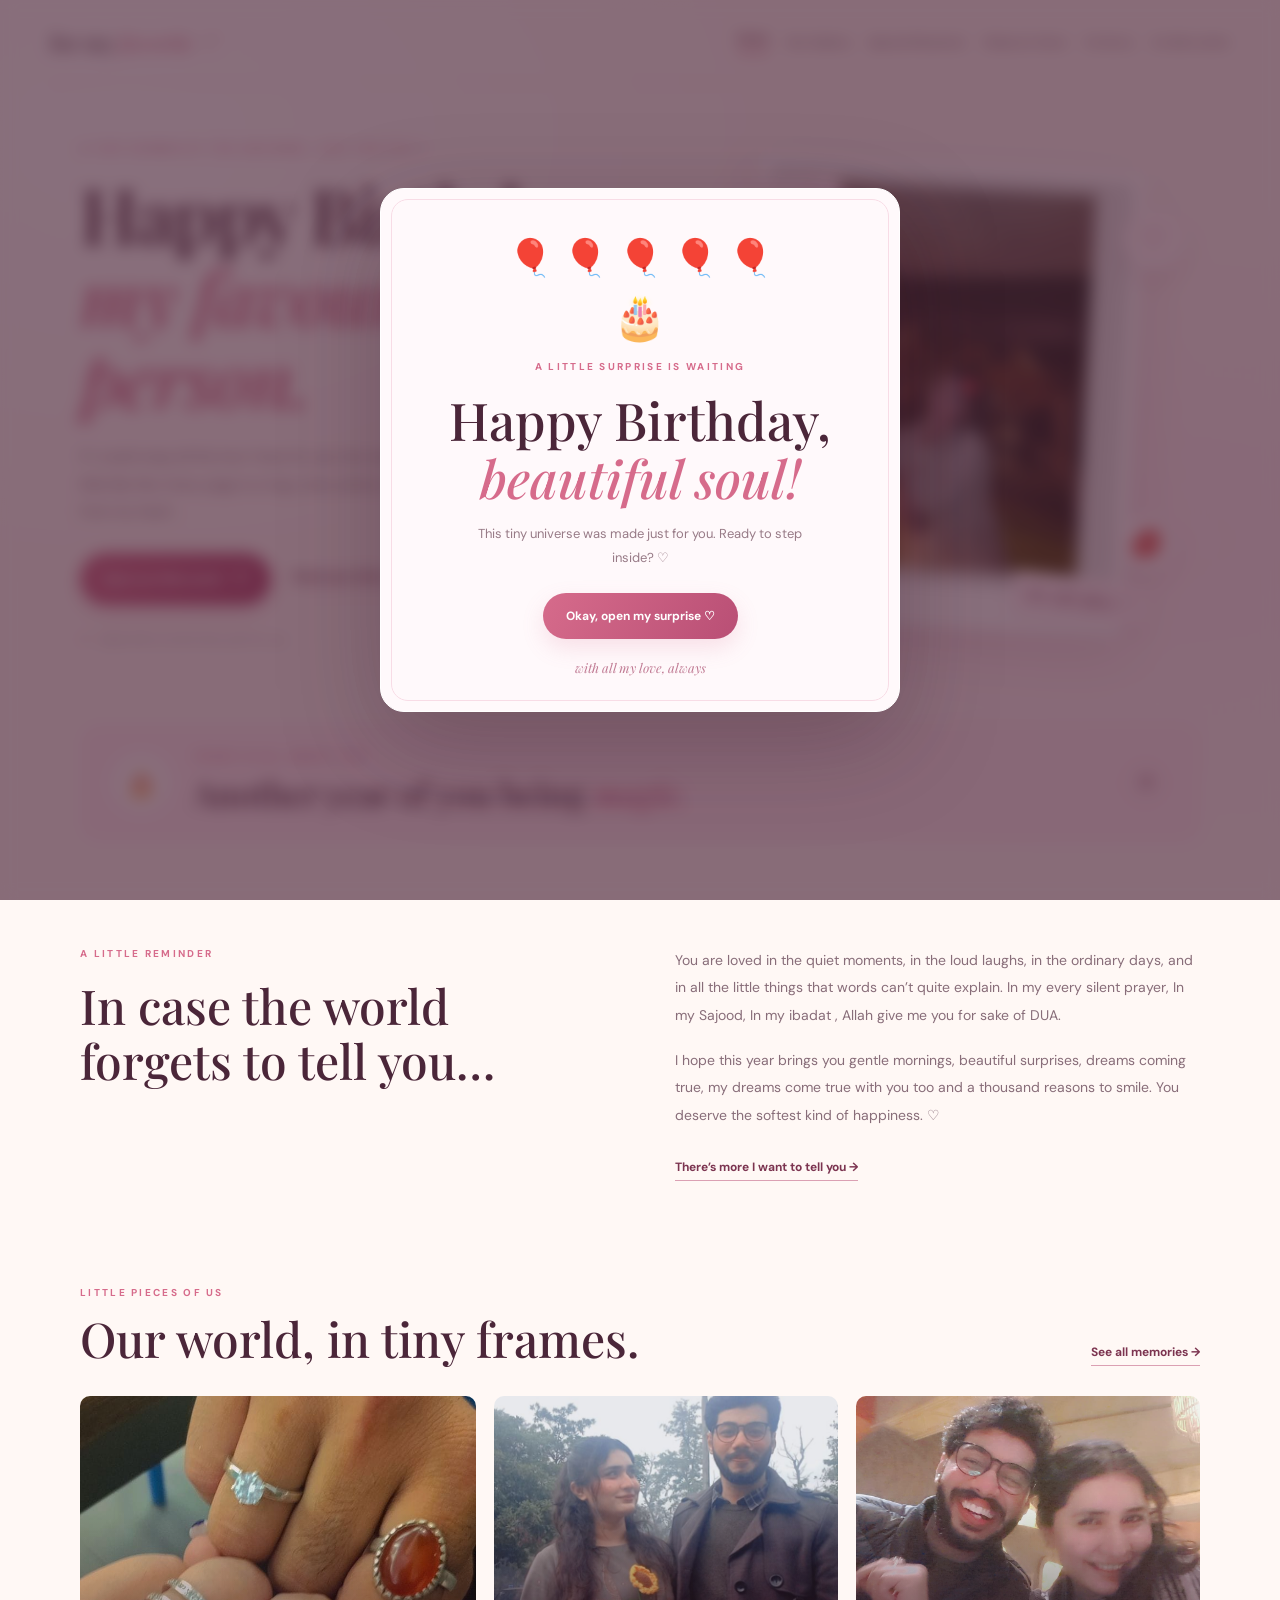
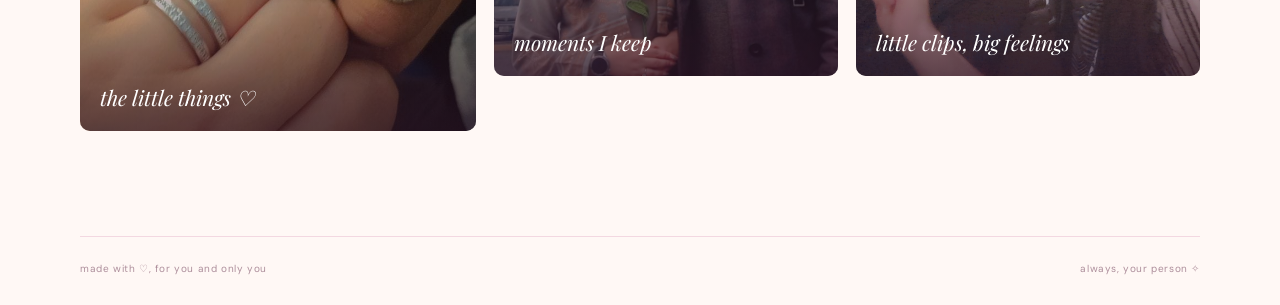
<file: index.html>
<!DOCTYPE html>
<html lang="en">
<head>
<meta charset="UTF-8"><meta name="viewport" content="width=device-width, initial-scale=1.0">
<meta name="theme-color" content="#fff0f5"><title>For My Favourite Person ♡</title>
<link rel="preconnect" href="https://fonts.googleapis.com"><link rel="preconnect" href="https://fonts.gstatic.com" crossorigin>
<link href="https://fonts.googleapis.com/css2?family=DM+Sans:wght@400;500;600;700&family=Playfair+Display:ital,wght@0,500;0,600;0,700;1,500;1,600&display=swap" rel="stylesheet">
<link rel="stylesheet" href="style.css"><script src="script.js" defer></script>
</head>
<body data-page="home">
<div class="floaties" aria-hidden="true"></div>
<header class="site-header">
<a class="brand" href="index.html">for my <span>favorite ♡</span></a>
<button class="menu-toggle" aria-label="Open navigation" aria-expanded="false">☰</button>
<nav class="nav-links"><a class="active" href="index.html">Home</a><a href="gallery.html">Our Gallery</a><a href="moments.html">Special Moments</a><a href="videos.html">Videos & Voice</a><a href="sorry.html">I'm Sorry</a><a href="letter.html">A Little Letter</a></nav>
</header>
<main>
<section class="hero section-wrap">
<div class="hero-copy"><p class="eyebrow">A tiny corner of the universe, just for you ✧</p>
<h1>Happy Birthday,<br><em>my favourite person.</em></h1>
<p class="hero-text">If I could wrap all the love I have for you into one little place, it would look a little like this. Every page is a hug, every photo a memory, and every word is from my heart.</p>
<div class="hero-actions"><a class="btn btn-primary" href="moments.html">Open our little world <span>♡</span></a><a class="text-link" href="letter.html">Read your letter →</a></div>
<div class="tiny-note"><span class="pulse-heart">♥</span> made with so much love, just for you</div></div>
<div class="hero-art"><div class="photo-frame hero-frame"><img src="hero.jpeg" alt="Pink flowers placeholder photo"><div class="photo-sticker sticker-top">Cute Pengiun</div><div class="photo-sticker sticker-bottom">my safe place ♡</div></div>
<div class="floating-bubble bubble-one">♡</div><div class="floating-bubble bubble-two">✦</div><div class="floating-bubble bubble-three">💋</div><div class="scribble">you make<br>life softer</div></div>
</section>
<section class="birthday-strip section-wrap"><div class="strip-icon">🎂</div><div><p class="eyebrow">today is all about you</p><h2>Another year of you being <em>magic.</em></h2></div><a class="round-arrow" href="gallery.html" aria-label="Open gallery">↗</a></section>
<section class="section-wrap intro-grid"><div class="section-heading"><p class="eyebrow">a little reminder</p><h2>In case the world<br>forgets to tell you…</h2></div>
<div class="intro-message"><p>You are loved in the quiet moments, in the loud laughs, in the ordinary days, and in all the little things that words can’t quite explain. In my every silent prayer, In my Sajood,  In my ibadat , Allah give me you for sake of DUA.</p><p>I hope this year brings you gentle mornings, beautiful surprises, dreams coming true, my dreams come true with you too and a thousand reasons to smile. You deserve the softest kind of happiness. ♡</p><a class="text-link" href="letter.html">There’s more I want to tell you →</a></div></section>
<section class="memory-preview section-wrap"><div class="section-title-row"><div><p class="eyebrow">little pieces of us</p><h2>Our world, in tiny frames.</h2></div><a class="text-link" href="gallery.html">See all memories →</a></div>
<div class="preview-grid"><a class="preview-card preview-tall" href="gallery.html"><img src="pic 24.jpeg" alt="Hands together placeholder"><span>the little things ♡</span></a><a class="preview-card" href="moments.html"><img src="pic 17.jpeg" alt="Romantic sunset placeholder"><span>moments I keep</span></a><a class="preview-card" href="videos.html"><img src="pic 212.jpeg" alt="Celebration placeholder"><span>little clips, big feelings</span></a></div></section>
</main>
<footer class="site-footer"><span>made with ♡, for you and only you</span><span>always, your person ✧</span></footer>
<div class="birthday-modal" id="birthdayModal" role="dialog" aria-modal="true" aria-labelledby="modalTitle">
<div class="modal-confetti" aria-hidden="true"></div><div class="modal-card"><div class="modal-balloons" aria-hidden="true"><span>🎈</span><span>🎈</span><span>🎈</span><span>🎈</span><span>🎈</span></div><div class="cake">🎂</div><p class="eyebrow">a little surprise is waiting</p><h2 id="modalTitle">Happy Birthday,<br><em>beautiful soul!</em></h2><p class="modal-copy">This tiny universe was made just for you. Ready to step inside? ♡</p><button class="btn btn-primary" id="openSurprise">Okay, open my surprise ♡</button><p class="modal-sign">with all my love, always</p></div></div>
</body></html>
</file>
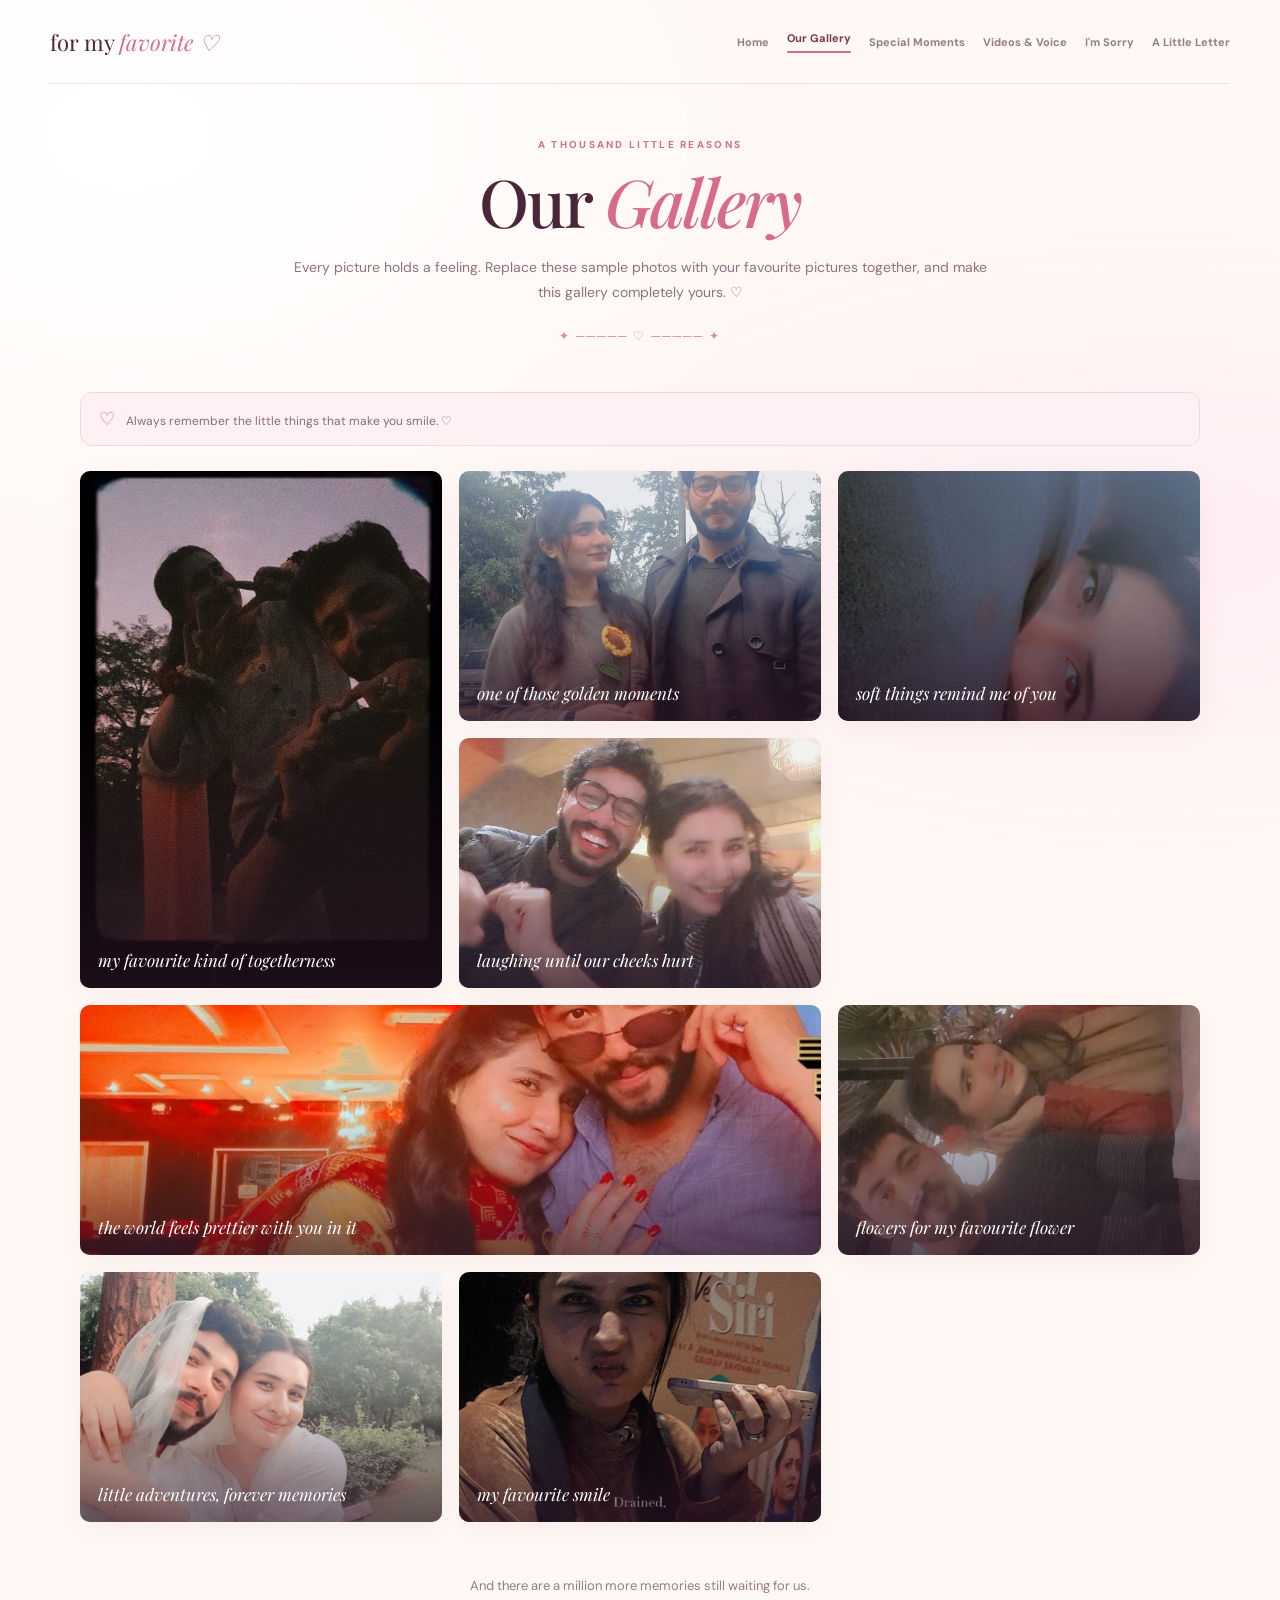
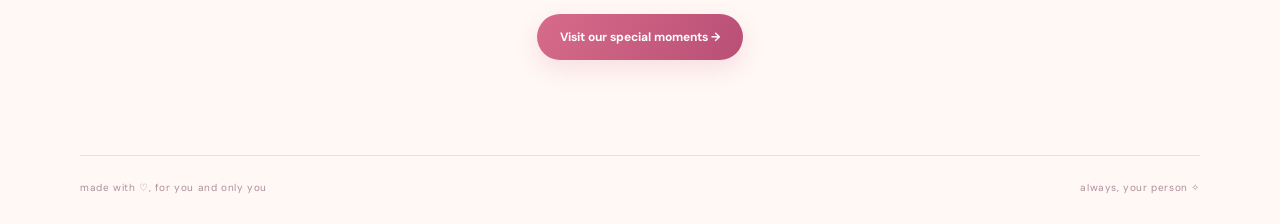
<file: gallery.html>
<!DOCTYPE html><html lang="en"><head><meta charset="UTF-8"><meta name="viewport" content="width=device-width, initial-scale=1.0"><meta name="theme-color" content="#fff0f5"><title>Our Gallery ♡</title>
<link rel="preconnect" href="https://fonts.googleapis.com"><link rel="preconnect" href="https://fonts.gstatic.com" crossorigin><link href="https://fonts.googleapis.com/css2?family=DM+Sans:wght@400;500;600;700&family=Playfair+Display:ital,wght@0,500;0,600;0,700;1,500;1,600&display=swap" rel="stylesheet"><link rel="stylesheet" href="style.css"><script src="script.js" defer></script></head>
<body data-page="gallery"><div class="floaties" aria-hidden="true"></div><header class="site-header"><a class="brand" href="index.html">for my <span>favorite ♡</span></a><button class="menu-toggle" aria-label="Open navigation" aria-expanded="false">☰</button><nav class="nav-links"><a href="index.html">Home</a><a class="active" href="gallery.html">Our Gallery</a><a href="moments.html">Special Moments</a><a href="videos.html">Videos & Voice</a><a href="sorry.html">I'm Sorry</a><a href="letter.html">A Little Letter</a></nav></header>
<main class="page-main section-wrap"><div class="page-hero"><p class="eyebrow">a thousand little reasons</p><h1>Our <em>Gallery</em></h1><p>Every picture holds a feeling. Replace these sample photos with your favourite pictures together, and make this gallery completely yours. ♡</p><div class="decor-line">✦ ───── ♡ ───── ✦</div></div>
<div class="gallery-note"><span>♡</span> Always remember the little things that make you smile. ♡</div>
<div class="gallery-grid">
<figure class="gallery-item gallery-large"><img src="pic 6.jpeg" alt="Couple holding hands placeholder"><figcaption>my favourite kind of togetherness</figcaption></figure>
<figure class="gallery-item"><img src="pic 17.jpeg" alt="Romantic sunset placeholder"><figcaption>one of those golden moments</figcaption></figure>
<figure class="gallery-item"><img src="pic 18.jpeg" alt="Pink flowers placeholder"><figcaption>soft things remind me of you</figcaption></figure>
<figure class="gallery-item"><img src="pic 21.jpeg" alt="Celebration placeholder"><figcaption>laughing until our cheeks hurt</figcaption></figure>
<figure class="gallery-item gallery-wide"><img src="pic 121.jpeg" alt="Sunset sky placeholder"><figcaption>the world feels prettier with you in it</figcaption></figure>
<figure class="gallery-item"><img src="pic 26.jpeg" alt="Flowers placeholder"><figcaption>flowers for my favourite flower</figcaption></figure>
<figure class="gallery-item"><img src="pic 55.jpeg" alt="Nature placeholder"><figcaption>little adventures, forever memories</figcaption></figure>
<figure class="gallery-item"><img src="pic 25.jpeg" alt="Happy moment placeholder"><figcaption>my favourite smile</figcaption></figure>
</div><div class="center-cta"><p>And there are a million more memories still waiting for us.</p><a class="btn btn-primary" href="moments.html">Visit our special moments →</a></div></main><footer class="site-footer"><span>made with ♡, for you and only you</span><span>always, your person ✧</span></footer></body></html>
</file>
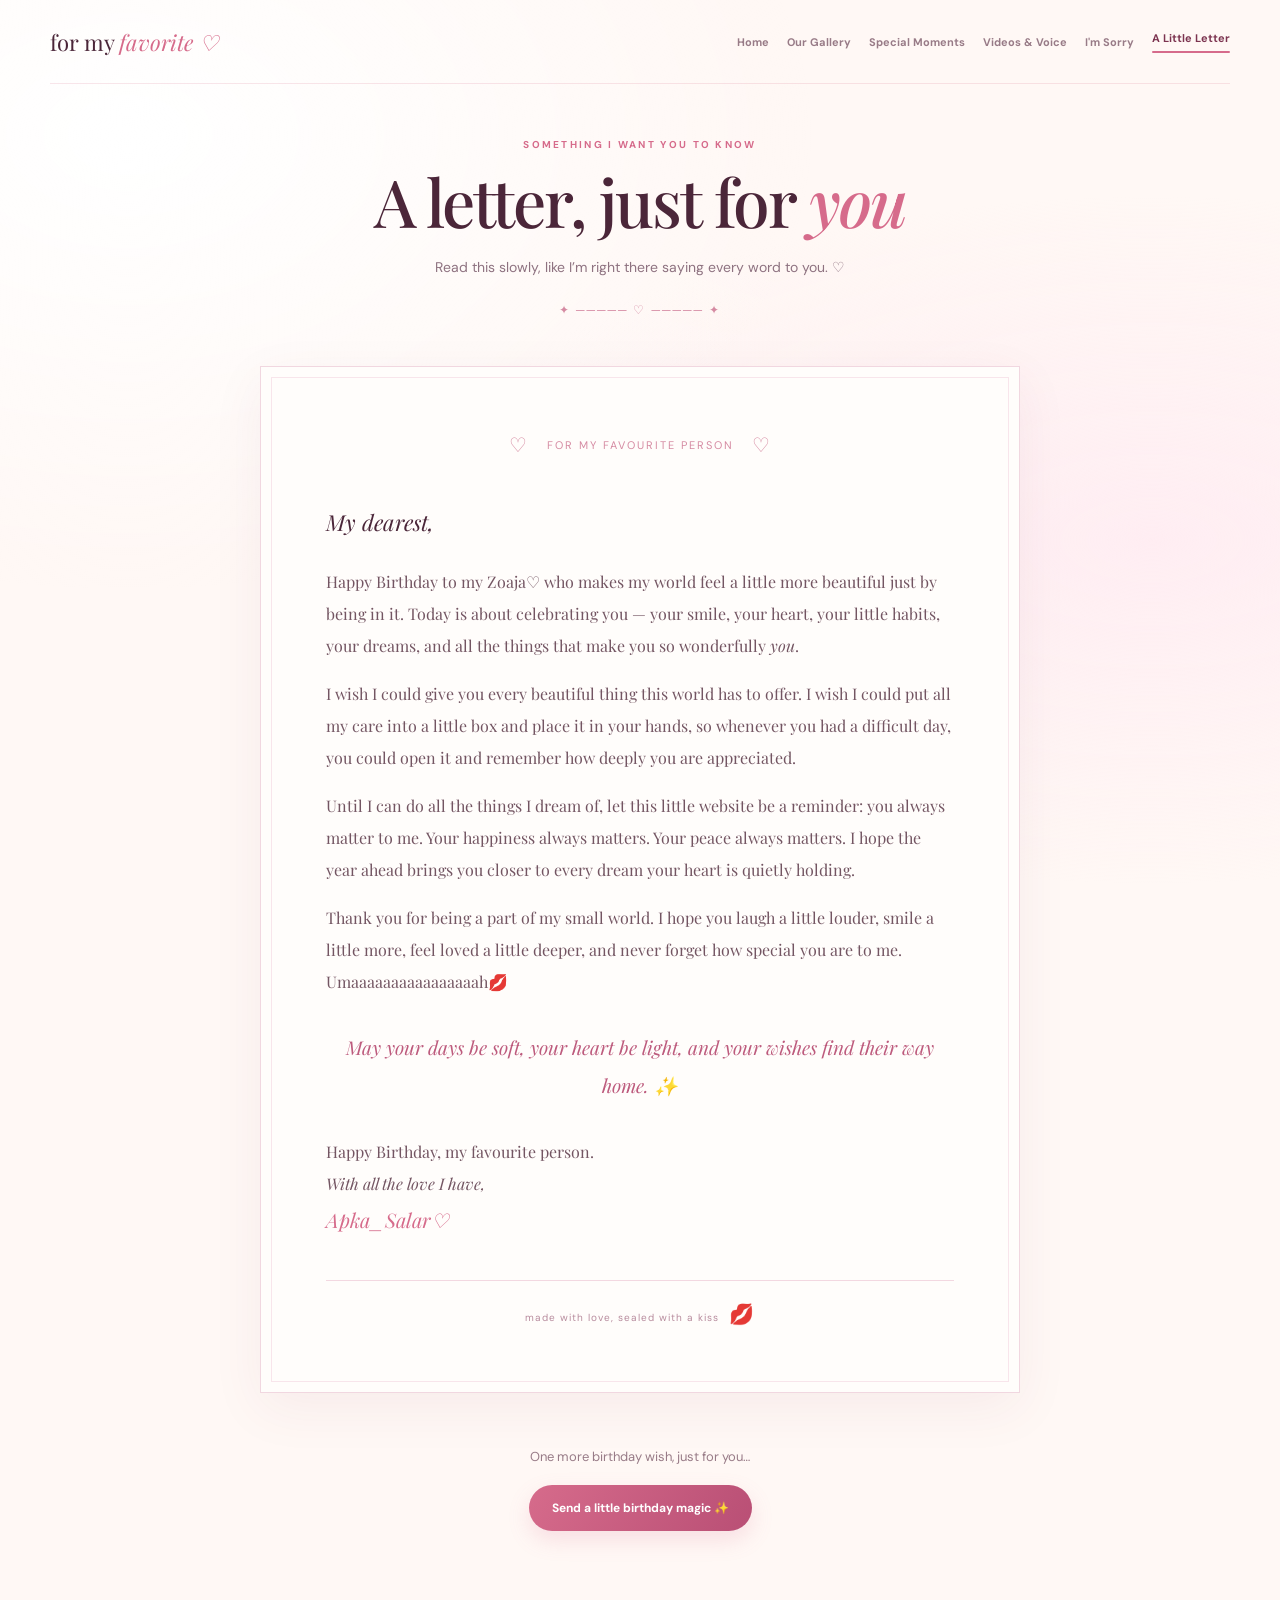
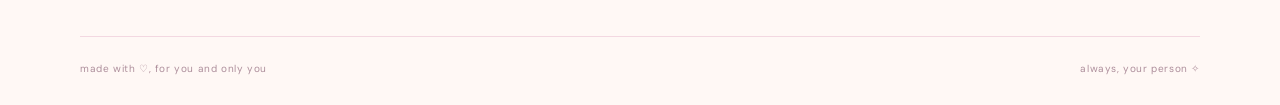
<file: letter.html>
<!DOCTYPE html><html lang="en"><head><meta charset="UTF-8"><meta name="viewport" content="width=device-width, initial-scale=1.0"><meta name="theme-color" content="#fff0f5"><title>A Little Letter ♡</title>
<link rel="preconnect" href="https://fonts.googleapis.com"><link rel="preconnect" href="https://fonts.gstatic.com" crossorigin><link href="https://fonts.googleapis.com/css2?family=DM+Sans:wght@400;500;600;700&family=Playfair+Display:ital,wght@0,500;0,600;0,700;1,500;1,600&display=swap" rel="stylesheet"><link rel="stylesheet" href="style.css"><script src="script.js" defer></script></head>
<body data-page="letter"><div class="floaties" aria-hidden="true"></div><header class="site-header"><a class="brand" href="index.html">for my <span>favorite ♡</span></a><button class="menu-toggle" aria-label="Open navigation" aria-expanded="false">☰</button><nav class="nav-links"><a href="index.html">Home</a><a href="gallery.html">Our Gallery</a><a href="moments.html">Special Moments</a><a href="videos.html">Videos & Voice</a><a href="sorry.html">I'm Sorry</a><a class="active" href="letter.html">A Little Letter</a></nav></header>
<main class="page-main section-wrap letter-page"><div class="page-hero"><p class="eyebrow">something I want you to know</p><h1>A letter, just for <em>you</em></h1><p>Read this slowly, like I’m right there saying every word to you. ♡</p><div class="decor-line">✦ ───── ♡ ───── ✦</div></div>
<article class="letter-paper"><div class="letter-top"><span>♡</span><span>FOR MY FAVOURITE PERSON</span><span>♡</span></div><p class="letter-dear">My dearest,</p>
<p>Happy Birthday to my Zoaja♡ who makes my world feel a little more beautiful just by being in it. Today is about celebrating you — your smile, your heart, your little habits, your dreams, and all the things that make you so wonderfully <em>you</em>.</p>
<p>I wish I could give you every beautiful thing this world has to offer. I wish I could put all my care into a little box and place it in your hands, so whenever you had a difficult day, you could open it and remember how deeply you are appreciated.</p>
<p>Until I can do all the things I dream of, let this little website be a reminder: you always matter to me. Your happiness always matters. Your peace always matters. I hope the year ahead brings you closer to every dream your heart is quietly holding.</p>
<p>Thank you for being a part of my small world. I hope you laugh a little louder, smile a little more, feel loved a little deeper, and never forget how special you are to me. Umaaaaaaaaaaaaaaaah💋</p>
<p class="letter-wish">May your days be soft, your heart be light, and your wishes find their way home. ✨</p>
<p class="letter-signoff">Happy Birthday, my favourite person.<br><em>With all the love I have,</em><br><span>Apka_Salar♡</span></p><div class="letter-bottom">made with love, sealed with a kiss <span>💋</span></div></article>
<div class="center-cta"><p>One more birthday wish, just for you…</p><button class="btn btn-primary" id="wishButton">Send a little birthday magic ✨</button><p class="wish-result" id="wishResult" aria-live="polite"></p></div></main><footer class="site-footer"><span>made with ♡, for you and only you</span><span>always, your person ✧</span></footer></body></html>
</file>
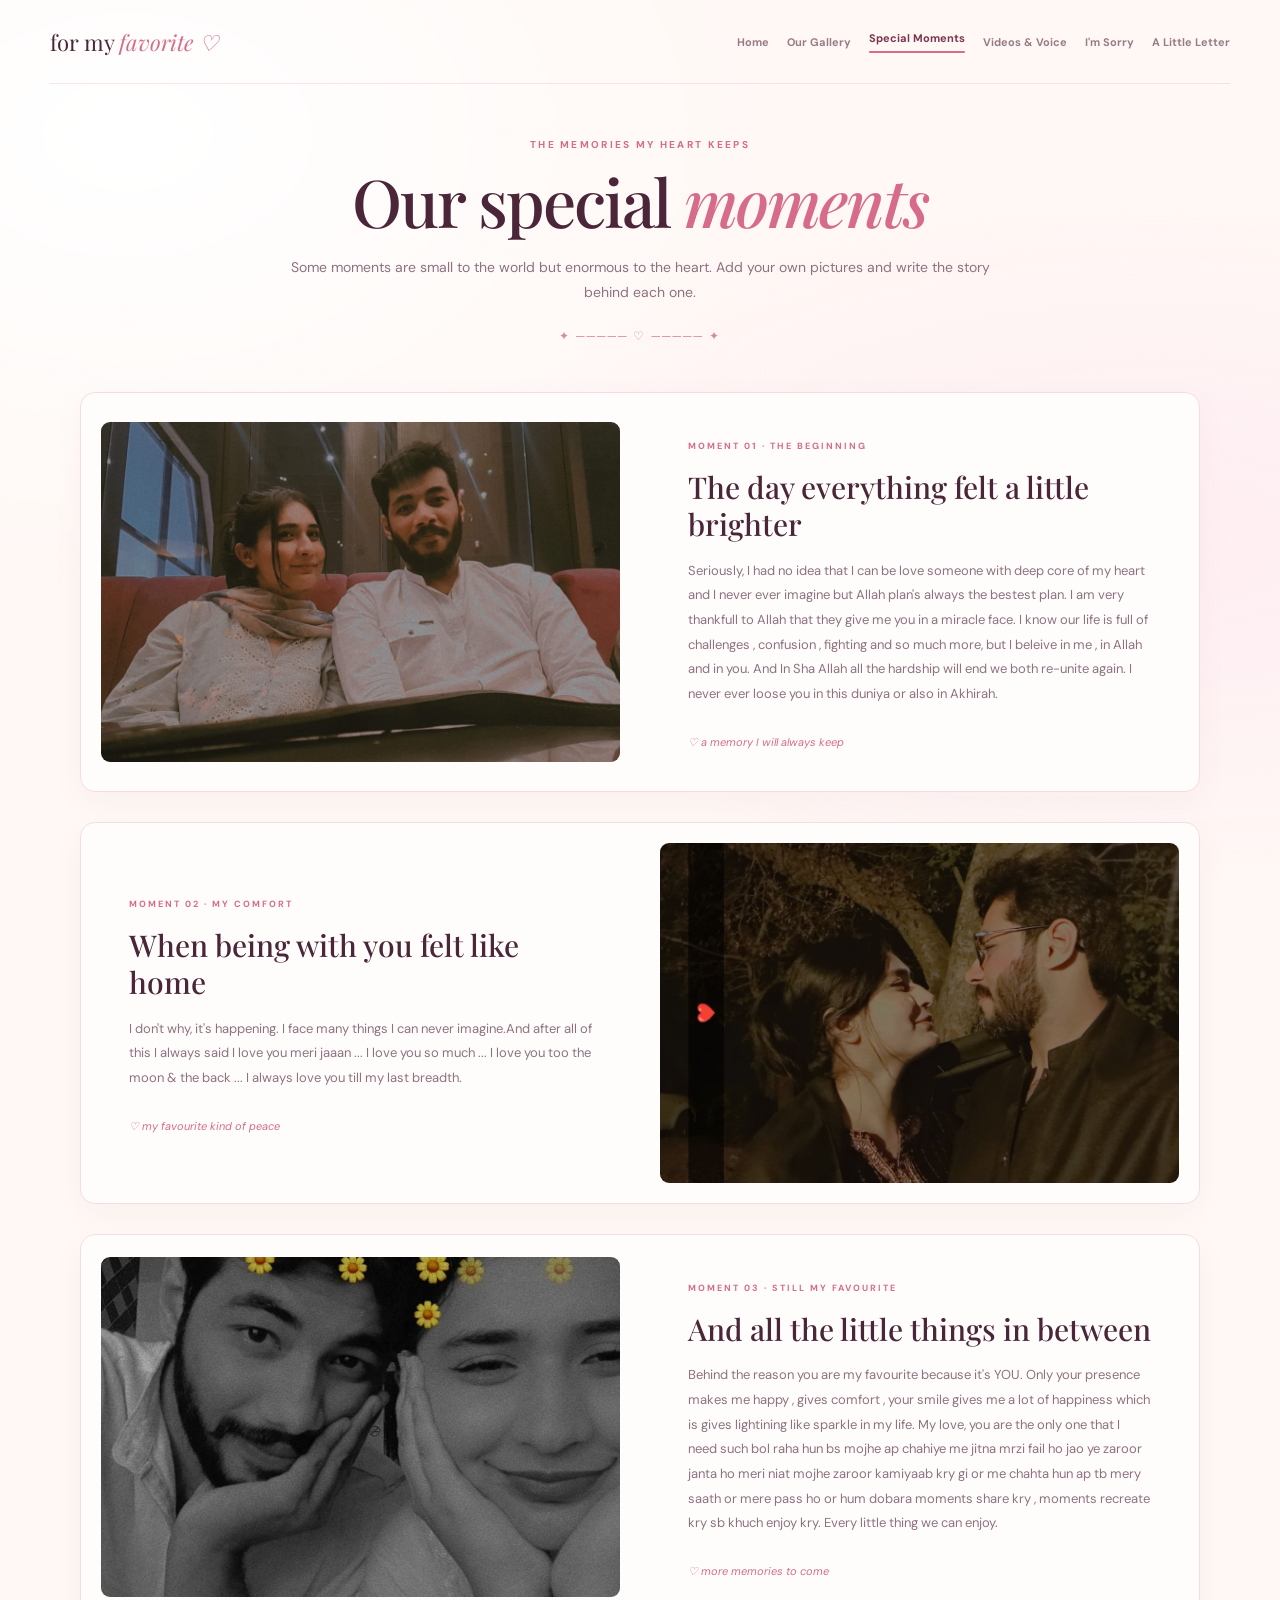
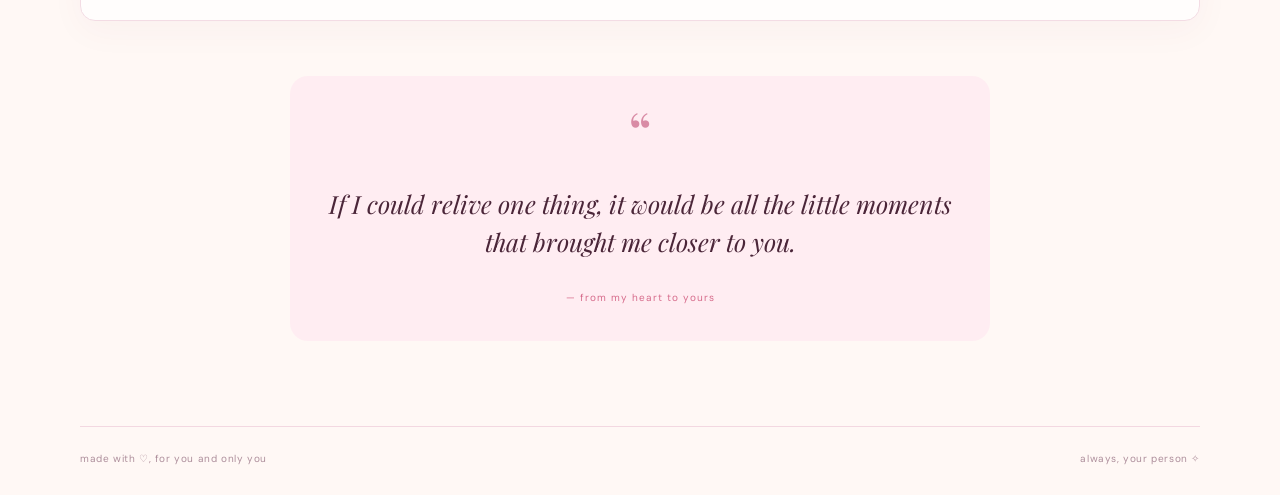
<file: moments.html>
<!DOCTYPE html><html lang="en"><head><meta charset="UTF-8"><meta name="viewport" content="width=device-width, initial-scale=1.0"><meta name="theme-color" content="#fff0f5"><title>Special Moments ♡</title>
<link rel="preconnect" href="https://fonts.googleapis.com"><link rel="preconnect" href="https://fonts.gstatic.com" crossorigin><link href="https://fonts.googleapis.com/css2?family=DM+Sans:wght@400;500;600;700&family=Playfair+Display:ital,wght@0,500;0,600;0,700;1,500;1,600&display=swap" rel="stylesheet"><link rel="stylesheet" href="style.css"><script src="script.js" defer></script></head>
<body data-page="moments"><div class="floaties" aria-hidden="true"></div><header class="site-header"><a class="brand" href="index.html">for my <span>favorite ♡</span></a><button class="menu-toggle" aria-label="Open navigation" aria-expanded="false">☰</button><nav class="nav-links"><a href="index.html">Home</a><a href="gallery.html">Our Gallery</a><a class="active" href="moments.html">Special Moments</a><a href="videos.html">Videos & Voice</a><a href="sorry.html">I'm Sorry</a><a href="letter.html">A Little Letter</a></nav></header>
<main class="page-main section-wrap"><div class="page-hero"><p class="eyebrow">the memories my heart keeps</p><h1>Our special <em>moments</em></h1><p>Some moments are small to the world but enormous to the heart. Add your own pictures and write the story behind each one.</p><div class="decor-line">✦ ───── ♡ ───── ✦</div></div>
<div class="moments-list">
<article class="moment-card"><div class="moment-image"><img src="pic 191.jpeg" alt="Sunset placeholder"></div><div class="moment-copy"><span class="moment-number">MOMENT 01 · THE BEGINNING</span><h2>The day everything felt a little brighter</h2><p>Seriously, I had no idea that I can be love someone with deep core of my heart and I never ever imagine but Allah plan's always the bestest plan. I am very thankfull to Allah that they give me you in a miracle face. I know our life is full of challenges , confusion , fighting and so much more, but I beleive in me , in Allah and in you. And In Sha Allah all the hardship will end we both re-unite again. I never ever loose you in this duniya or also in Akhirah.</p><span class="heart-line">♡ a memory I will always keep</span></div></article>
<article class="moment-card reverse"><div class="moment-image"><img src="pic 2121.jpeg" alt="Hands together placeholder"></div><div class="moment-copy"><span class="moment-number">MOMENT 02 · MY COMFORT</span><h2>When being with you felt like home</h2><p>I don't why, it's happening. I face many things I can never imagine.And after all of this I always said I love you meri jaaan ... I love you so much ... I love you too the moon & the back ... I always love you till my last breadth.</p><span class="heart-line">♡ my favourite kind of peace</span></div></article>
<article class="moment-card"><div class="moment-image"><img src="pic 3.jpeg" alt="Flowers placeholder"></div><div class="moment-copy"><span class="moment-number">MOMENT 03 · STILL MY FAVOURITE</span><h2>And all the little things in between</h2><p>Behind the reason you are my favourite because it's YOU. Only your presence makes me happy , gives comfort , your smile gives me a lot of happiness which is gives lightining like sparkle in my life. My love, you are the only one that I need such bol raha hun bs mojhe ap chahiye me jitna mrzi fail ho jao ye zaroor janta ho meri niat mojhe zaroor kamiyaab kry gi or me chahta hun ap tb mery saath or mere pass ho or hum dobara moments share kry , moments recreate kry sb khuch enjoy kry. Every little thing we can enjoy. </p><span class="heart-line">♡ more memories to come</span></div></article></div>
<div class="quote-panel"><span class="quote-mark">“</span><p>If I could relive one thing, it would be all the little moments that brought me closer to you.</p><span>— from my heart to yours</span></div></main><footer class="site-footer"><span>made with ♡, for you and only you</span><span>always, your person ✧</span></footer></body></html>
</file>
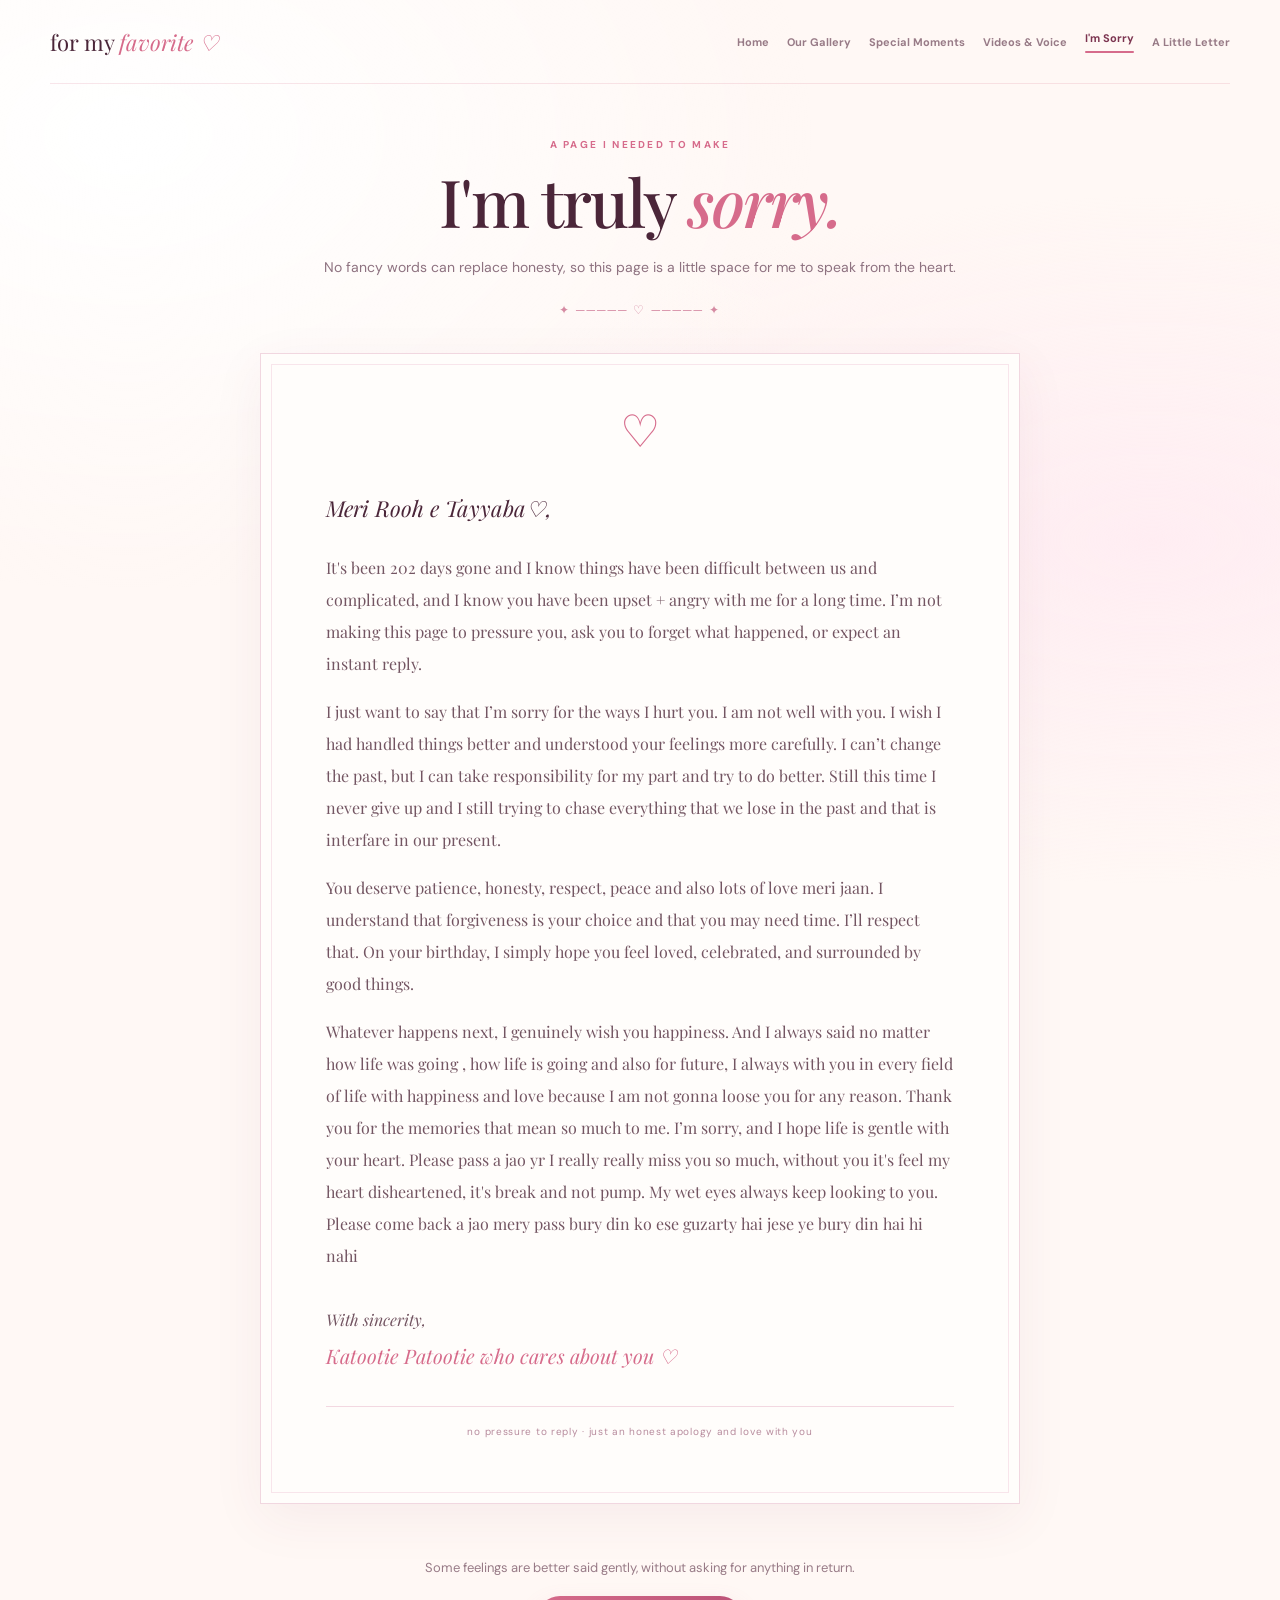
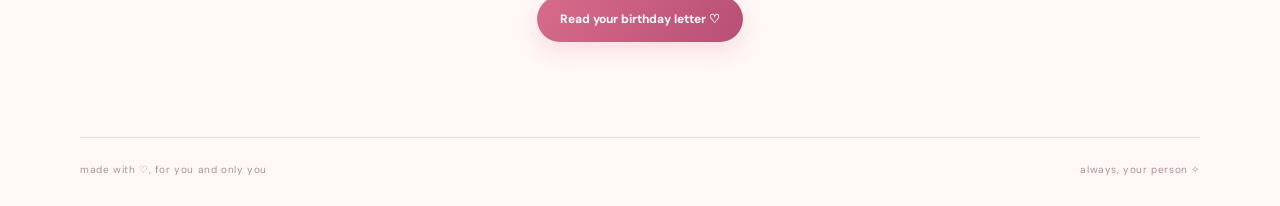
<file: sorry.html>
<!DOCTYPE html><html lang="en"><head><meta charset="UTF-8"><meta name="viewport" content="width=device-width, initial-scale=1.0"><meta name="theme-color" content="#fff0f5"><title>I'm Sorry ♡</title>
<link rel="preconnect" href="https://fonts.googleapis.com"><link rel="preconnect" href="https://fonts.gstatic.com" crossorigin><link href="https://fonts.googleapis.com/css2?family=DM+Sans:wght@400;500;600;700&family=Playfair+Display:ital,wght@0,500;0,600;0,700;1,500;1,600&display=swap" rel="stylesheet"><link rel="stylesheet" href="style.css"><script src="script.js" defer></script></head>
<body data-page="sorry"><div class="floaties" aria-hidden="true"></div><header class="site-header"><a class="brand" href="index.html">for my <span>favorite ♡</span></a><button class="menu-toggle" aria-label="Open navigation" aria-expanded="false">☰</button><nav class="nav-links"><a href="index.html">Home</a><a href="gallery.html">Our Gallery</a><a href="moments.html">Special Moments</a><a href="videos.html">Videos & Voice</a><a class="active" href="sorry.html">I'm Sorry</a><a href="letter.html">A Little Letter</a></nav></header>
<main class="page-main section-wrap sorry-page"><div class="page-hero"><p class="eyebrow">a page I needed to make</p><h1>I'm truly <em>sorry.</em></h1><p>No fancy words can replace honesty, so this page is a little space for me to speak from the heart.</p><div class="decor-line">✦ ───── ♡ ───── ✦</div></div>
<article class="sorry-paper"><div class="sorry-heart">♡</div><p class="letter-dear">Meri Rooh e Tayyaba♡,</p>
<p>It's been 202 days gone and I know things have been difficult between us and complicated, and I know you have been upset + angry with me for a long time. I’m not making this page to pressure you, ask you to forget what happened, or expect an instant reply.</p>
<p>I just want to say that I’m sorry for the ways I hurt you. I am not well with you. I wish I had handled things better and understood your feelings more carefully. I can’t change the past, but I can take responsibility for my part and try to do better. Still this time I never give up and I still trying to chase everything that we lose in the past and that is interfare in our present.</p>
<p>You deserve patience, honesty, respect, peace and also lots of love meri jaan. I understand that forgiveness is your choice and that you may need time. I’ll respect that. On your birthday, I simply hope you feel loved, celebrated, and surrounded by good things.</p>
<p>Whatever happens next, I genuinely wish you happiness. And I always said no matter how life was going , how life is going and also for future, I always with you in every field of life with happiness and love because I am not gonna loose you for any reason. Thank you for the memories that mean so much to me. I’m sorry, and I hope life is gentle with your heart. Please pass a jao yr I really really miss you so much, without you it's feel my heart disheartened, it's break and not pump. My wet eyes always keep looking to you. Please come back a jao mery pass bury din ko ese guzarty hai jese ye bury din hai hi nahi</p>
<p class="letter-signoff"><em>With sincerity,</em><br><span>Katootie Patootie who cares about you ♡</span></p>
<div class="sorry-footer">no pressure to reply  · just an honest apology and love with you</div></article>
<div class="center-cta"><p>Some feelings are better said gently, without asking for anything in return.</p><a class="btn btn-primary" href="letter.html">Read your birthday letter ♡</a></div></main><footer class="site-footer"><span>made with ♡, for you and only you</span><span>always, your person ✧</span></footer></body></html>
</file>
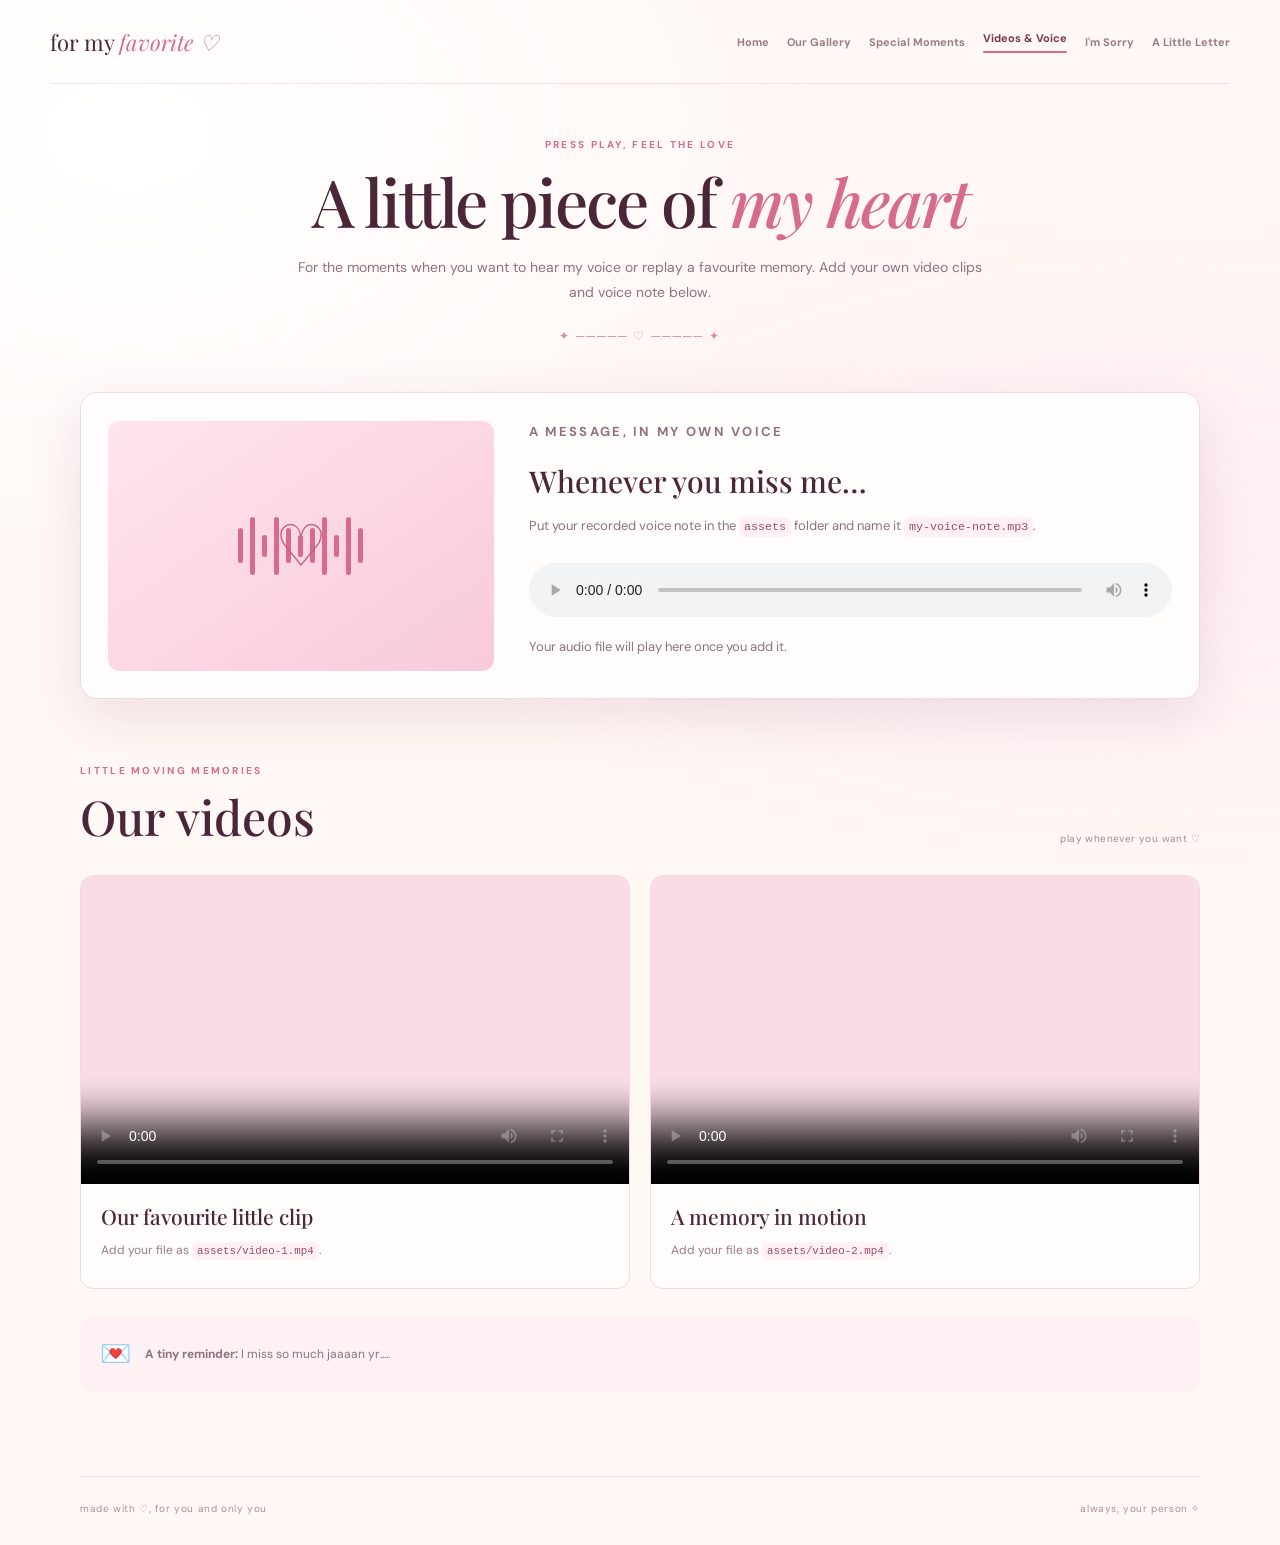
<file: videos.html>
<!DOCTYPE html><html lang="en"><head><meta charset="UTF-8"><meta name="viewport" content="width=device-width, initial-scale=1.0"><meta name="theme-color" content="#fff0f5"><title>Videos & Voice ♡</title>
<link rel="preconnect" href="https://fonts.googleapis.com"><link rel="preconnect" href="https://fonts.gstatic.com" crossorigin><link href="https://fonts.googleapis.com/css2?family=DM+Sans:wght@400;500;600;700&family=Playfair+Display:ital,wght@0,500;0,600;0,700;1,500;1,600&display=swap" rel="stylesheet"><link rel="stylesheet" href="style.css"><script src="script.js" defer></script></head>
<body data-page="videos"><div class="floaties" aria-hidden="true"></div><header class="site-header"><a class="brand" href="index.html">for my <span>favorite ♡</span></a><button class="menu-toggle" aria-label="Open navigation" aria-expanded="false">☰</button><nav class="nav-links"><a href="index.html">Home</a><a href="gallery.html">Our Gallery</a><a href="moments.html">Special Moments</a><a class="active" href="videos.html">Videos & Voice</a><a href="sorry.html">I'm Sorry</a><a href="letter.html">A Little Letter</a></nav></header>
<main class="page-main section-wrap"><div class="page-hero"><p class="eyebrow">press play, feel the love</p><h1>A little piece of <em>my heart</em></h1><p>For the moments when you want to hear my voice or replay a favourite memory. Add your own video clips and voice note below.</p><div class="decor-line">✦ ───── ♡ ───── ✦</div></div>
<section class="voice-card"><div class="voice-art"><div class="sound-wave"><i></i><i></i><i></i><i></i><i></i><i></i><i></i><i></i><i></i><i></i><i></i></div><span>♡</span></div><div class="voice-content"><p class="eyebrow">a message, in my own voice</p><h2>Whenever you miss me…</h2><p>Put your recorded voice note in the <code>assets</code> folder and name it <code>my-voice-note.mp3</code>.</p><audio controls preload="none"><source src="audio.mpeg" type="audio.mpeg">Your browser does not support audio playback.</audio><p class="audio.mpeg">Your audio file will play here once you add it.</p></div></section>
<div class="section-title-row video-heading"><div><p class="eyebrow">little moving memories</p><h2>Our videos</h2></div><span class="tiny-note">play whenever you want ♡</span></div>
<div class="video-grid"><article class="video-card"><video controls playsinline poster="video 1.mp4"><source src="video 1.mp4" type="video/mp4">Your browser does not support video.</video><div><h3>Our favourite little clip</h3><p>Add your file as <code>assets/video-1.mp4</code>.</p></div></article><article class="video-card"><video controls playsinline poster="video 2.mp4"><source src="video 2.mp4" type="video/mp4">Your browser does not support video.</video><div><h3>A memory in motion</h3><p>Add your file as <code>assets/video-2.mp4</code>.</p></div></article></div>
<div class="soft-note"><span>💌</span><p><strong>A tiny reminder:</strong> I miss so much jaaaan yr.....</p></div></main><footer class="site-footer"><span>made with ♡, for you and only you</span><span>always, your person ✧</span></footer></body></html>
</file>
<file: style.css>
:root{--cream:#fff8f5;--pink:#ffe8ef;--pink2:#ffd2df;--rose:#d66b8b;--deep:#7c3450;--plum:#4b2639;--ink:#533744;--muted:#987b87;--line:#f3d8e1;--serif:"Playfair Display",Georgia,serif;--sans:"DM Sans",Arial,sans-serif;--shadow:0 18px 55px rgba(124,52,80,.12)}
*{box-sizing:border-box}html{scroll-behavior:smooth}body{margin:0;background:var(--cream);color:var(--ink);font-family:var(--sans);overflow-x:hidden}body:before{content:"";position:fixed;inset:0;pointer-events:none;z-index:-1;background:radial-gradient(ellipse at 10% 15%,#fff 0,transparent 42%),radial-gradient(ellipse at 90% 60%,#ffedf2 0,transparent 45%)}a{color:inherit;text-decoration:none}img,video{display:block;max-width:100%}button{font:inherit}
.site-header{width:min(1180px,calc(100% - 48px));margin:auto;min-height:84px;display:flex;align-items:center;justify-content:space-between;gap:24px;border-bottom:1px solid #d66b8b2b;position:relative;z-index:10}.brand{font-family:var(--serif);font-size:22px;color:var(--plum);white-space:nowrap}.brand span{color:var(--rose);font-style:italic}.nav-links{display:flex;align-items:center;gap:18px}.nav-links a{font-size:11px;font-weight:700;color:var(--muted);transition:color .25s;white-space:nowrap}.nav-links a:hover,.nav-links a.active{color:var(--deep)}.nav-links a.active:after{content:"";display:block;height:2px;background:var(--rose);border-radius:3px;margin-top:6px}.menu-toggle{display:none;border:0;background:var(--pink);color:var(--deep);border-radius:12px;padding:8px 12px;font-size:20px}
.section-wrap{width:min(1120px,calc(100% - 48px));margin-inline:auto}.eyebrow{font-size:10px;letter-spacing:2.3px;text-transform:uppercase;font-weight:700;color:var(--rose);margin:0 0 18px}.hero{min-height:610px;display:grid;grid-template-columns:1.03fr .97fr;align-items:center;gap:55px;padding-block:58px 78px}.hero h1,.page-hero h1{font-family:var(--serif);font-size:clamp(46px,6vw,76px);line-height:1.08;letter-spacing:-2px;color:var(--plum);font-weight:500;margin:0 0 24px}.hero h1 em,.page-hero h1 em,.section-heading h2 em{color:var(--rose);font-weight:500}.hero-text{font-size:14px;line-height:1.95;color:#886d79;max-width:490px}.hero-actions{display:flex;align-items:center;gap:22px;flex-wrap:wrap;margin-top:28px}.btn{display:inline-flex;justify-content:center;align-items:center;gap:12px;border:0;border-radius:999px;padding:15px 23px;font-size:12px;font-weight:700;cursor:pointer;transition:transform .25s,box-shadow .25s}.btn:hover{transform:translateY(-3px);box-shadow:0 12px 25px #d66b8b30}.btn-primary{color:white;background:linear-gradient(120deg,#d66b8b,#b94f75);box-shadow:0 9px 22px #d66b8b2c}.btn-primary span{font-size:17px}.text-link{font-size:12px;font-weight:700;color:var(--deep);border-bottom:1px solid #dba0b3;padding-bottom:5px}.tiny-note{font-size:10px;color:#a58995;margin-top:28px;letter-spacing:.4px}.pulse-heart{color:var(--rose);display:inline-block;margin-right:7px;animation:heartbeat 1.5s infinite}
.hero-art{position:relative;min-height:460px;display:grid;place-items:center}.photo-frame{position:relative;padding:12px 12px 43px;background:#fff;box-shadow:var(--shadow);transform:rotate(3deg);border-radius:4px}.hero-frame{width:min(385px,88%)}.hero-frame img{width:100%;height:410px;object-fit:cover;border-radius:2px}.photo-sticker{position:absolute;background:#fff1f5;color:var(--deep);padding:10px 14px;border-radius:3px;font-family:var(--serif);font-style:italic;box-shadow:0 5px 15px #7c345016}.sticker-top{top:27px;left:-37px;transform:rotate(-9deg)}.sticker-bottom{bottom:16px;right:-25px;transform:rotate(4deg)}.floating-bubble{position:absolute;display:grid;place-items:center;border-radius:50%;background:#fff8f9;box-shadow:0 10px 25px #a34e6c20;color:var(--rose);animation:bob 4s ease-in-out infinite}.bubble-one{width:62px;height:62px;right:3%;top:10%;font-size:30px}.bubble-two{width:42px;height:42px;left:6%;bottom:15%;font-size:23px;animation-delay:-1s}.bubble-three{width:55px;height:55px;right:5%;bottom:12%;font-size:25px;animation-delay:-2s}.scribble{position:absolute;left:0;top:17%;font-family:var(--serif);font-style:italic;color:#cb7c97;font-size:18px;transform:rotate(-12deg);line-height:1.2}
.birthday-strip{display:flex;align-items:center;gap:24px;background:#ffedf2;border:1px solid #f8d9e3;padding:25px 32px;border-radius:18px}.strip-icon{width:56px;height:56px;border-radius:50%;display:grid;place-items:center;background:white;font-size:26px;flex-shrink:0}.birthday-strip .eyebrow{margin-bottom:7px}.birthday-strip h2{font-family:var(--serif);font-weight:500;font-size:clamp(22px,3vw,34px);margin:0;color:var(--plum)}.birthday-strip h2 em{color:var(--rose)}.round-arrow{margin-left:auto;flex-shrink:0;border:1px solid #e9b6c7;width:44px;height:44px;display:grid;place-items:center;border-radius:50%;color:var(--deep);font-size:22px;transition:.2s}.round-arrow:hover{background:white;transform:rotate(45deg)}
.intro-grid{padding-block:105px;display:grid;grid-template-columns:1fr 1fr;gap:70px;align-items:start}.section-heading h2,.section-title-row h2{font-family:var(--serif);font-weight:500;font-size:clamp(34px,4vw,48px);line-height:1.15;color:var(--plum);margin:0}.intro-message p{font-size:14px;line-height:1.95;color:#886d79;margin:0 0 18px}.intro-message .text-link{display:inline-block;margin-top:12px}.memory-preview{padding-bottom:105px}.section-title-row{display:flex;align-items:end;justify-content:space-between;gap:25px;margin-bottom:30px}.section-title-row .eyebrow{margin-bottom:12px}.preview-grid{display:grid;grid-template-columns:1.15fr 1fr 1fr;gap:18px}.preview-card{height:280px;position:relative;overflow:hidden;border-radius:10px;background:var(--pink)}.preview-card.preview-tall{height:335px}.preview-card img{width:100%;height:100%;object-fit:cover;transition:transform .6s}.preview-card:hover img{transform:scale(1.06)}.preview-card:after{content:"";position:absolute;inset:35% 0 0;background:linear-gradient(transparent,#2c1426a8)}.preview-card span{position:absolute;z-index:1;left:20px;bottom:20px;color:white;font-family:var(--serif);font-style:italic;font-size:21px}
.site-footer{border-top:1px solid var(--line);width:min(1120px,calc(100% - 48px));margin:0 auto;padding:25px 0 30px;display:flex;justify-content:space-between;gap:20px;color:#ad8e9b;font-size:10px;letter-spacing:.6px}
.page-main{padding-top:54px;padding-bottom:85px}.page-hero{text-align:center;max-width:700px;margin:0 auto 48px}.page-hero .eyebrow{margin-bottom:15px}.page-hero h1{font-size:clamp(44px,6vw,66px);margin-bottom:18px}.page-hero p:not(.eyebrow){font-size:14px;line-height:1.8;color:#8e7280}.decor-line{color:#d58aa2;font-size:12px;letter-spacing:2px;margin-top:22px}.gallery-note{background:#fff0f4;border:1px solid var(--line);border-radius:12px;padding:14px 18px;font-size:12px;color:#896c7b;margin-bottom:25px}.gallery-note span{color:var(--rose);font-size:18px;margin-right:8px}.gallery-grid{display:grid;grid-template-columns:repeat(3,1fr);grid-auto-rows:250px;gap:17px}.gallery-item{position:relative;margin:0;overflow:hidden;border-radius:10px;background:#f9dce6;box-shadow:0 8px 28px #7c34500d}.gallery-item img{width:100%;height:100%;object-fit:cover;transition:transform .6s}.gallery-item:hover img{transform:scale(1.07)}.gallery-item:after{content:"";position:absolute;inset:45% 0 0;background:linear-gradient(transparent,#2b1426a6)}.gallery-item figcaption{position:absolute;z-index:1;bottom:17px;left:18px;right:18px;color:white;font-family:var(--serif);font-style:italic;font-size:17px}.gallery-large{grid-row:span 2}.gallery-wide{grid-column:span 2}.center-cta{text-align:center;margin:55px auto 10px}.center-cta p{color:#987b87;font-size:13px;margin-bottom:20px}.center-cta .wish-result{max-width:600px;margin:20px auto;color:var(--deep);line-height:1.8}
.moments-list{display:grid;gap:30px}.moment-card{display:grid;grid-template-columns:1fr 1fr;gap:40px;align-items:center;background:#fffdfc;border:1px solid #f3dce4;border-radius:15px;padding:20px;box-shadow:0 10px 35px #7c34500a}.moment-card.reverse .moment-image{order:2}.moment-image{height:340px;overflow:hidden;border-radius:9px;background:var(--pink)}.moment-image img{width:100%;height:100%;object-fit:cover}.moment-copy{padding:20px 28px}.moment-number{font-size:9px;letter-spacing:2px;color:var(--rose);font-weight:700}.moment-copy h2{font-family:var(--serif);font-size:30px;line-height:1.25;font-weight:500;color:var(--plum);margin:15px 0}.moment-copy p{font-size:13px;line-height:1.9;color:#8e7280}.heart-line{display:inline-block;color:var(--rose);font-size:11px;font-style:italic;margin-top:15px}.quote-panel{margin:55px auto 0;max-width:700px;text-align:center;background:#ffedf2;border-radius:18px;padding:35px 30px}.quote-mark{font-family:var(--serif);font-size:58px;color:#d98ba5;line-height:.7}.quote-panel p{font-family:var(--serif);font-size:25px;line-height:1.5;color:var(--plum);font-style:italic}.quote-panel span:last-child{font-size:10px;color:var(--rose);letter-spacing:1px}
.voice-card{display:grid;grid-template-columns:.75fr 1.25fr;gap:35px;align-items:center;background:#fffdfc;border:1px solid var(--line);border-radius:17px;padding:27px;box-shadow:var(--shadow)}.voice-art{min-height:250px;border-radius:12px;background:linear-gradient(145deg,#ffe4ed,#f8cadb);display:grid;place-items:center;position:relative;overflow:hidden}.voice-art>span{font-size:58px;color:#c95f83;position:absolute;z-index:1}.sound-wave{height:75px;display:flex;align-items:center;gap:7px}.sound-wave i{display:block;width:5px;height:35px;border-radius:8px;background:#d66b8b;animation:wave 1s ease-in-out infinite alternate}.sound-wave i:nth-child(2n){height:58px;animation-delay:-.5s}.sound-wave i:nth-child(3n){height:22px;animation-delay:-.2s}.voice-content h2{font-family:var(--serif);font-size:30px;font-weight:500;color:var(--plum);margin:0 0 12px}.voice-content p{font-size:13px;line-height:1.8;color:#8e7280}.voice-content audio{width:100%;margin-top:12px;accent-color:var(--rose)}code{background:#fff0f4;color:#9a4c69;border-radius:5px;padding:3px 5px;font-size:.9em}.small-note{font-size:10px!important}.video-heading{margin-top:65px}.video-grid{display:grid;grid-template-columns:1fr 1fr;gap:20px}.video-card{background:#fffdfc;border:1px solid var(--line);border-radius:13px;overflow:hidden}.video-card video{width:100%;aspect-ratio:16/9;object-fit:cover;background:#f9dce6}.video-card>div{padding:18px 20px}.video-card h3{font-family:var(--serif);font-size:21px;font-weight:500;color:var(--plum);margin:0 0 7px}.video-card p{font-size:12px;color:#987b87}.soft-note{display:flex;align-items:center;gap:14px;background:#fff0f4;padding:16px 20px;border-radius:12px;margin-top:28px;color:#8e7280;font-size:12px;line-height:1.7}.soft-note>span{font-size:25px}.soft-note p{margin:0}
.letter-paper,.sorry-paper{max-width:760px;margin:auto;background:#fffdfb;border:1px solid #f1d7e0;box-shadow:0 15px 50px #7c345010;padding:clamp(25px,6vw,65px);position:relative}.letter-paper:before,.sorry-paper:before{content:"";position:absolute;inset:10px;border:1px solid #f8e5eb;pointer-events:none}.letter-top{display:flex;justify-content:center;align-items:center;gap:18px;color:#d58aa2;font-size:11px;letter-spacing:2px;margin-bottom:42px}.letter-top span:first-child,.letter-top span:last-child{font-size:20px}.letter-paper p,.sorry-paper p{font-family:var(--serif);font-size:16px;line-height:2;color:#735562;position:relative}.letter-paper .letter-dear,.sorry-paper .letter-dear{font-size:22px;color:var(--plum);font-style:italic}.letter-wish{text-align:center;color:#bd5b7d!important;font-style:italic;font-size:19px!important;margin:30px 0}.letter-signoff{margin-top:32px}.letter-signoff span{color:var(--rose);font-size:20px;font-style:italic}.letter-bottom{text-align:center;margin-top:40px;border-top:1px solid var(--line);padding-top:20px;font-size:10px;letter-spacing:1px;color:#b78b9d;position:relative}.letter-bottom span{font-size:20px;margin-left:6px}.sorry-page .page-hero{margin-bottom:35px}.sorry-paper{padding-top:48px}.sorry-heart{text-align:center;font-size:45px;color:var(--rose);margin-bottom:25px;animation:heartbeat 1.5s infinite}.sorry-footer{text-align:center;border-top:1px solid var(--line);padding-top:18px;margin-top:30px;color:#b78b9d;font-size:10px;letter-spacing:.7px;position:relative}
.floaties{position:fixed;inset:0;overflow:hidden;pointer-events:none;z-index:0}.floaty{position:absolute;bottom:-50px;color:#d66b8b65;animation:floatUp linear infinite;user-select:none}.site-header,main,.site-footer{position:relative;z-index:1}.reveal{opacity:0;transform:translateY(22px);transition:opacity .7s ease,transform .7s ease}.reveal.revealed{opacity:1;transform:translateY(0)}
.birthday-modal{position:fixed;inset:0;background:rgba(64,24,45,.62);backdrop-filter:blur(8px);z-index:1000;display:grid;place-items:center;padding:20px;opacity:1;transition:opacity .6s}.birthday-modal.modal-hide{opacity:0;pointer-events:none}.modal-card{position:relative;width:min(520px,100%);background:#fff9fb;border:1px solid #fff;padding:45px 35px 35px;border-radius:24px;text-align:center;box-shadow:0 30px 100px #32102145;overflow:hidden;animation:modalPop .65s cubic-bezier(.2,.8,.2,1)}.modal-card:before{content:"";position:absolute;inset:10px;border:1px solid #f8dce6;border-radius:17px;pointer-events:none}.modal-balloons{display:flex;justify-content:center;gap:10px;margin-bottom:8px}.modal-balloons span{font-size:36px;display:inline-block;animation:balloon 2.8s ease-in-out infinite}.modal-balloons span:nth-child(2n){animation-delay:-1s}.modal-balloons span:nth-child(3n){animation-delay:-1.8s}.cake{font-size:43px;margin:8px 0 15px}.modal-card h2{font-family:var(--serif);font-size:clamp(36px,7vw,52px);line-height:1.12;font-weight:500;color:var(--plum);margin:0 0 15px}.modal-card h2 em{color:var(--rose)}.modal-copy{font-size:13px;line-height:1.8;color:#987b87;margin:0 auto 24px;max-width:350px}.modal-sign{font-family:var(--serif);font-style:italic;color:#c17b94;font-size:13px;margin:20px 0 0}.modal-confetti{position:absolute;inset:0;pointer-events:none}.confetti-bit{position:fixed;z-index:1100;top:-35px;color:#d66b8b;font-size:20px;pointer-events:none;animation:confettiFall 3s ease-in forwards}
@keyframes floatUp{0%{transform:translate3d(0,0,0) rotate(0deg);opacity:0}10%{opacity:.85}90%{opacity:.7}100%{transform:translate3d(var(--drift),-115vh,0) rotate(280deg);opacity:0}}@keyframes bob{0%,100%{transform:translateY(0) rotate(-4deg)}50%{transform:translateY(-15px) rotate(5deg)}}@keyframes heartbeat{0%,100%{transform:scale(1)}12%{transform:scale(1.16)}24%{transform:scale(1)}36%{transform:scale(1.12)}}@keyframes wave{from{transform:scaleY(.45)}to{transform:scaleY(1.2)}}@keyframes balloon{0%,100%{transform:translateY(0) rotate(-5deg)}50%{transform:translateY(-15px) rotate(6deg)}}@keyframes modalPop{from{transform:translateY(25px) scale(.94);opacity:0}to{transform:translateY(0) scale(1);opacity:1}}@keyframes confettiFall{to{transform:translate(var(--x),110vh) rotate(600deg);opacity:0}}
@media(max-width:900px){.nav-links{gap:12px}.nav-links a{font-size:10px}.hero{gap:25px}.hero-frame img{height:360px}.moment-copy{padding:10px}.moment-copy h2{font-size:26px}}
@media(max-width:720px){.site-header{width:calc(100% - 32px);min-height:72px}.brand{font-size:20px}.menu-toggle{display:block}.nav-links{display:none;position:absolute;top:65px;left:0;right:0;background:#fff9fb;border:1px solid var(--line);box-shadow:var(--shadow);padding:15px;border-radius:14px;flex-direction:column;align-items:stretch;gap:0}.nav-links.nav-open{display:flex}.nav-links a{font-size:12px;padding:12px 8px}.nav-links a.active:after{display:none}.section-wrap{width:calc(100% - 32px)}.hero{grid-template-columns:1fr;gap:15px;padding-top:55px;padding-bottom:55px}.hero h1{font-size:clamp(45px,12vw,65px)}.hero-art{min-height:390px;margin-top:10px}.hero-frame{width:min(330px,82%)}.hero-frame img{height:340px}.scribble{left:2%;top:9%}.bubble-one{right:0;top:4%}.birthday-strip{padding:19px 17px;gap:13px}.strip-icon{width:45px;height:45px;font-size:22px}.birthday-strip h2{font-size:22px}.intro-grid{padding-block:70px;grid-template-columns:1fr;gap:25px}.memory-preview{padding-bottom:70px}.section-title-row{align-items:start;flex-direction:column}.preview-grid{grid-template-columns:1fr 1fr;gap:12px}.preview-card,.preview-card.preview-tall{height:235px}.preview-card:first-child{grid-column:span 2;height:270px}.preview-card span{font-size:17px;left:14px;bottom:14px}.site-footer{width:calc(100% - 32px);flex-direction:column;gap:8px}.page-main{padding-top:40px;padding-bottom:65px}.page-hero{margin-bottom:35px}.page-hero h1{letter-spacing:-1px}.gallery-grid{grid-template-columns:1fr 1fr;grid-auto-rows:210px;gap:10px}.gallery-large{grid-row:span 2}.gallery-wide{grid-column:span 2}.gallery-item figcaption{font-size:14px;left:12px;bottom:12px}.moment-card{grid-template-columns:1fr;gap:10px;padding:12px}.moment-card.reverse .moment-image{order:0}.moment-image{height:260px}.moment-copy{padding:18px 12px}.moment-copy h2{font-size:26px}.quote-panel{padding:28px 20px}.quote-panel p{font-size:21px}.voice-card{grid-template-columns:1fr;padding:15px;gap:20px}.voice-art{min-height:170px}.video-grid{grid-template-columns:1fr}.letter-paper,.sorry-paper{padding:28px 23px}.letter-paper p,.sorry-paper p{font-size:15px}.letter-top{gap:9px;font-size:8px}.modal-card{padding:38px 22px 28px}.modal-balloons span{font-size:28px}}
@media(prefers-reduced-motion:reduce){*,*:before,*:after{animation-duration:.01ms!important;animation-iteration-count:1!important;scroll-behavior:auto!important;transition-duration:.01ms!important}}
</file>
